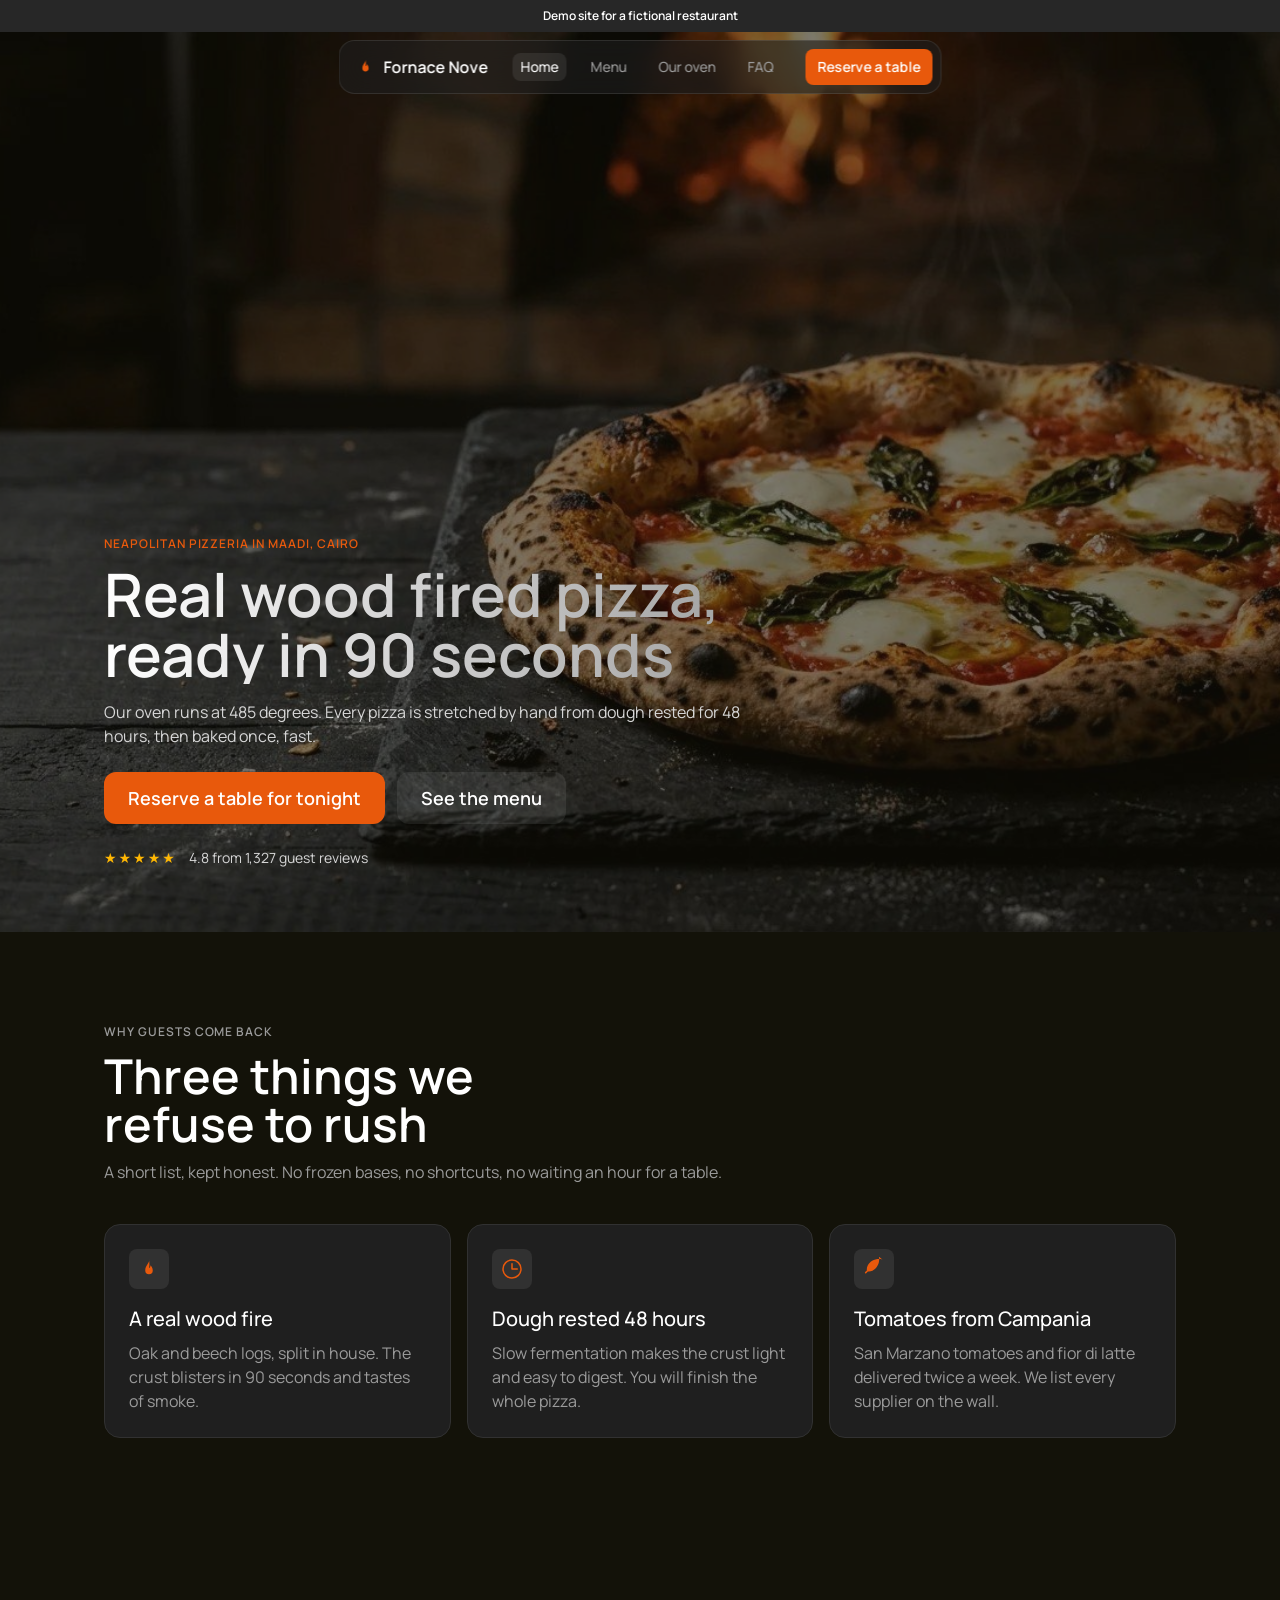
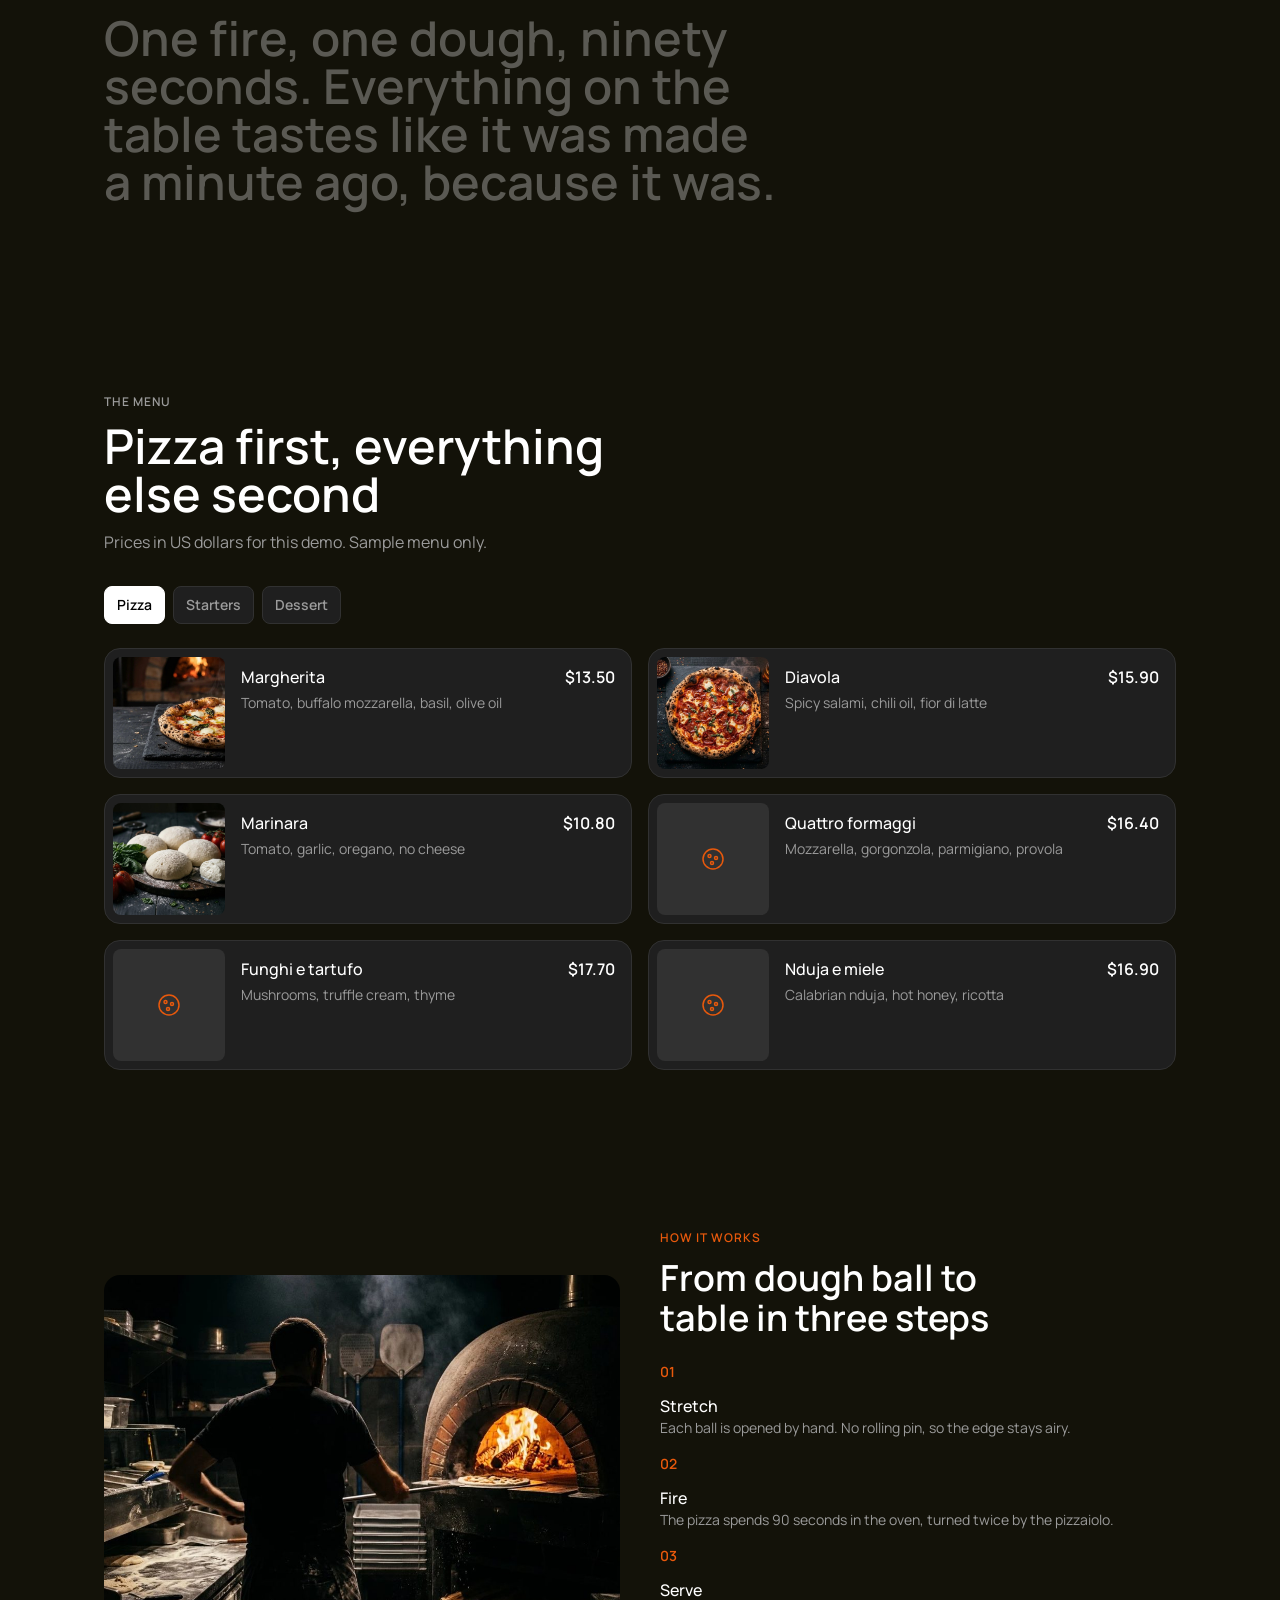
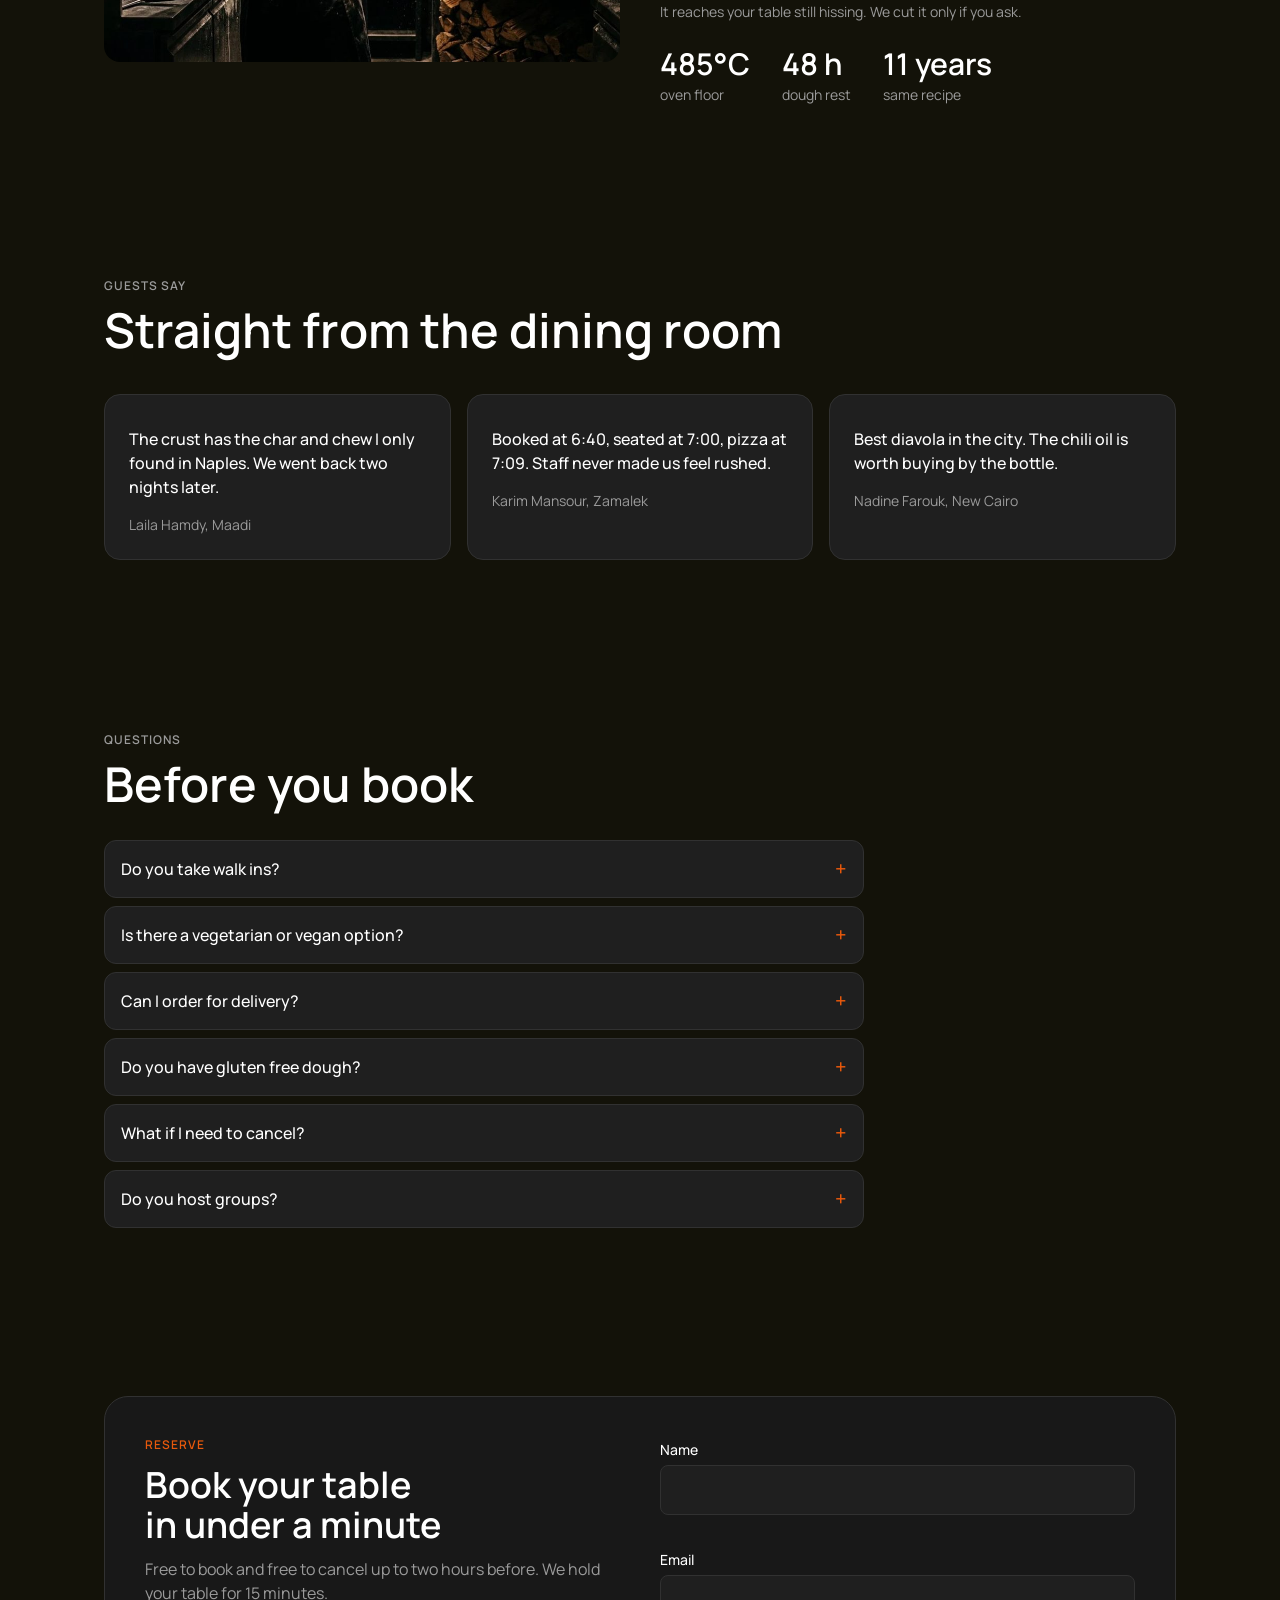
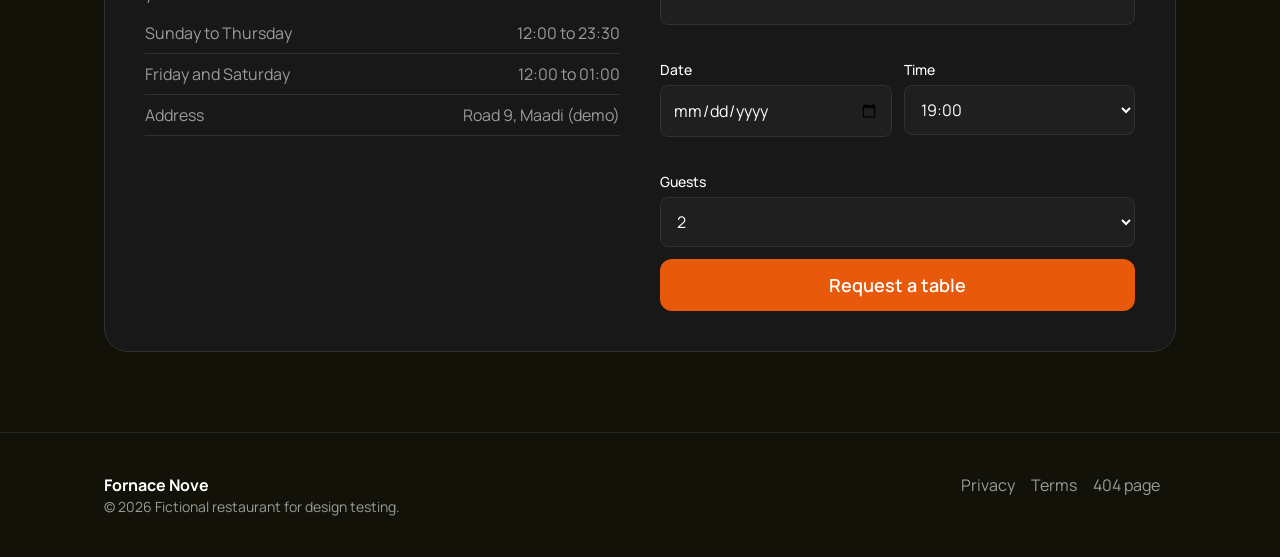
<file: index.html>
<!doctype html><html lang="en"><head><meta charset="utf-8"><meta name="viewport" content="width=device-width,initial-scale=1">
<title>Fornace Nove | Wood fired pizza in 90 seconds</title>
<meta name="description" content="Fornace Nove is a fictional Neapolitan pizzeria. Demo landing page for design testing. Reserve a table in under a minute.">
<meta name="robots" content="noindex,nofollow">
<meta property="og:title" content="Fornace Nove | Wood fired pizza"><meta property="og:description" content="Demo landing page for a fictional pizzeria."><meta property="og:image" content="10-img-og.jpg"><meta property="og:type" content="website">
<link rel="icon" href="data:image/svg+xml,%3Csvg xmlns='http://www.w3.org/2000/svg' viewBox='0 0 64 64'%3E%3Crect width='64' height='64' rx='14' fill='%23131209'/%3E%3Cpath d='M32 10c3 9-9 14-9 26a9 9 0 0 0 18 0c0-6-3-9-5-12 0 4-2 6-4 6 2-6 1-13 0-20z' fill='%23E8590C'/%3E%3C/svg%3E">
<link rel="preconnect" href="https://fonts.googleapis.com"><link rel="preconnect" href="https://fonts.gstatic.com" crossorigin>
<link href="https://fonts.googleapis.com/css2?family=Manrope:wght@400;500;600&display=swap" rel="stylesheet">
<link rel="stylesheet" href="4-style.css">
<script type="application/ld+json">{"@context":"https://schema.org","@type":"FAQPage","mainEntity":[{"@type":"Question","name":"Do you take walk ins?","acceptedAnswer":{"@type":"Answer","text":"Yes. About half of our tables are kept for walk ins every evening."}}]}</script>
</head><body>
<a class="skip" href="#main">Skip to content</a>
<div class="demo">Demo site for a fictional restaurant</div>
<nav class="nav" aria-label="Main"><a class="brand" href="#top"><svg viewBox="0 0 64 64" fill="currentColor"><path d="M32 6c3 10-10 16-10 30a10 10 0 0 0 20 0c0-7-3-10-6-14 0 4-2 7-4 7 2-7 1-15 0-23z"/></svg>Fornace Nove</a>
<div class="links"><a href="#top" aria-current="page">Home</a><a href="#menu">Menu</a><a href="#story">Our oven</a><a href="#faq">FAQ</a></div>
<a class="btn sm" href="#book">Reserve a table</a>
<button class="menu-btn" aria-label="Open menu" aria-expanded="false"><span></span><span></span><span></span></button></nav>
<div class="panel" aria-label="Menu"><a style="--i:0" href="#top">Home</a><a style="--i:1" href="#menu">Menu</a><a style="--i:2" href="#story">Our oven</a><a style="--i:3" href="#faq">FAQ</a><a style="--i:4" href="#book">Reserve a table</a></div>
<main id="main">
<header class="hero" id="top"><img class="bg" src="6-img-hero.jpg" alt="A margherita pizza with a charred crust on a slate board in front of a brick oven" fetchpriority="high">
<div class="wrap"><p class="caption-3 eyebrow">Neapolitan pizzeria in Maadi, Cairo</p>
<h1 class="heading-1 grad">Real wood fired pizza,<br>ready in 90 seconds</h1>
<p class="body-3 sub">Our oven runs at 485 degrees. Every pizza is stretched by hand from dough rested for 48 hours, then baked once, fast.</p>
<div class="cta-row"><a class="btn lg" href="#book">Reserve a table for tonight</a><a class="btn lg ghost" href="#menu">See the menu</a></div>
<p class="proof"><span class="stars" aria-hidden="true">★★★★★</span><span>4.8 from 1,327 guest reviews</span></p></div></header>

<section id="why"><div class="wrap"><div class="sec-head rv"><p class="caption-3 eyebrow">Why guests come back</p><h2 class="heading-2">Three things we refuse to rush</h2><p class="body-3">A short list, kept honest. No frozen bases, no shortcuts, no waiting an hour for a table.</p></div>
<div class="grid">
<div class="card rv"><div class="ic"><svg viewBox="0 0 64 64" fill="currentColor"><path d="M32 6c3 10-10 16-10 30a10 10 0 0 0 20 0c0-7-3-10-6-14 0 4-2 7-4 7 2-7 1-15 0-23z"/></svg></div><h3 class="title-1">A real wood fire</h3><p class="body-3">Oak and beech logs, split in house. The crust blisters in 90 seconds and tastes of smoke.</p></div>
<div class="card rv"><div class="ic"><svg viewBox="0 0 256 256" fill="currentColor"><path d="M128 24a104 104 0 1 0 104 104A104.100 104.100 0 0 0 128 24Zm0 192a88 88 0 1 1 88-88 88.100 88.100 0 0 1-88 88Zm64-88a8 8 0 0 1-8 8h-56a8 8 0 0 1-8-8V72a8 8 0 0 1 16 0v48h48a8 8 0 0 1 8 8Z"/></svg></div><h3 class="title-1">Dough rested 48 hours</h3><p class="body-3">Slow fermentation makes the crust light and easy to digest. You will finish the whole pizza.</p></div>
<div class="card rv"><div class="ic"><svg viewBox="0 0 256 256" fill="currentColor"><path d="M223.700 32.500a8 8 0 0 0-6.200-6.200C148 12 85.300 40.500 59.800 94.200c-8 16.800-9.800 33.700-8 48.500L33.400 161.200a8 8 0 0 0 11.300 11.300l18.500-18.500c14.800 1.800 31.700 0 48.500-8 53.700-25.500 82.200-88.200 68-150.500Z"/></svg></div><h3 class="title-1">Tomatoes from Campania</h3><p class="body-3">San Marzano tomatoes and fior di latte delivered twice a week. We list every supplier on the wall.</p></div></div></div></section>

<section class="tagline" aria-label="Our promise"><div class="wrap"><p>One fire, one dough, ninety seconds. Everything on the table tastes like it was made a minute ago, because it was.</p></div></section>

<section id="menu"><div class="wrap"><div class="sec-head rv"><p class="caption-3 eyebrow">The menu</p><h2 class="heading-2">Pizza first, everything else second</h2><p class="body-3">Prices in US dollars for this demo. Sample menu only.</p></div>
<div class="tabs" role="tablist" aria-label="Menu categories"><button class="tab" role="tab" data-k="pizza">Pizza</button><button class="tab" role="tab" data-k="sides">Starters</button><button class="tab" role="tab" data-k="dessert">Dessert</button></div>
<div class="menu" id="menuList"></div></div></section>

<section id="story"><div class="wrap split"><img class="rv" src="8-img-oven.jpg" alt="A pizzaiolo sliding a pizza into a glowing wood fired oven" loading="lazy">
<div class="rv"><p class="caption-3 eyebrow">How it works</p><h2 class="heading-3">From dough ball to table in three steps</h2>
<div class="steps" style="margin-top:24px;display:grid;gap:16px">
<div class="step"><p class="n">01</p><h3 class="title-3">Stretch</h3><p class="body-6 mut">Each ball is opened by hand. No rolling pin, so the edge stays airy.</p></div>
<div class="step"><p class="n">02</p><h3 class="title-3">Fire</h3><p class="body-6 mut">The pizza spends 90 seconds in the oven, turned twice by the pizzaiolo.</p></div>
<div class="step"><p class="n">03</p><h3 class="title-3">Serve</h3><p class="body-6 mut">It reaches your table still hissing. We cut it only if you ask.</p></div></div>
<div class="stats"><div><b>485°C</b><span class="body-6 mut">oven floor</span></div><div><b>48 h</b><span class="body-6 mut">dough rest</span></div><div><b>11 years</b><span class="body-6 mut">same recipe</span></div></div></div></div></section>

<section><div class="wrap"><div class="sec-head rv"><p class="caption-3 eyebrow">Guests say</p><h2 class="heading-2">Straight from the dining room</h2></div>
<div class="grid">
<div class="card quote rv"><p class="body-2">The crust has the char and chew I only found in Naples. We went back two nights later.</p><p class="who">Laila Hamdy, Maadi</p></div>
<div class="card quote rv"><p class="body-2">Booked at 6:40, seated at 7:00, pizza at 7:09. Staff never made us feel rushed.</p><p class="who">Karim Mansour, Zamalek</p></div>
<div class="card quote rv"><p class="body-2">Best diavola in the city. The chili oil is worth buying by the bottle.</p><p class="who">Nadine Farouk, New Cairo</p></div></div></div></section>

<section id="faq"><div class="wrap"><div class="sec-head rv"><p class="caption-3 eyebrow">Questions</p><h2 class="heading-2">Before you book</h2></div>
<div class="faq rv">
<details><summary>Do you take walk ins?</summary><p>Yes. About half of our tables are kept for walk ins every evening. Booking guarantees your time.</p></details>
<details><summary>Is there a vegetarian or vegan option?</summary><p>Five pizzas are vegetarian. The marinara is vegan as served.</p></details>
<details><summary>Can I order for delivery?</summary><p>This demo has no delivery. A real version would link to the delivery partner here.</p></details>
<details><summary>Do you have gluten free dough?</summary><p>Not yet. Our oven shares surfaces with wheat flour, so we cannot promise a safe meal for coeliac guests.</p></details>
<details><summary>What if I need to cancel?</summary><p>Cancel up to two hours before your time at no cost. There is no deposit.</p></details>
<details><summary>Do you host groups?</summary><p>Yes, up to 14 guests. Use the form and add a note, and we reply within the day.</p></details></div></div></section>

<section id="book"><div class="wrap"><div class="book rv"><div><p class="caption-3 eyebrow">Reserve</p><h2 class="heading-3">Book your table in under a minute</h2><p class="body-3 mut" style="margin-top:12px">Free to book and free to cancel up to two hours before. We hold your table for 15 minutes.</p>
<div class="hours"><div><span>Sunday to Thursday</span><span>12:00 to 23:30</span></div><div><span>Friday and Saturday</span><span>12:00 to 01:00</span></div><div><span>Address</span><span>Road 9, Maadi (demo)</span></div></div></div>
<div><form id="bf" novalidate><div><label for="nm">Name</label><input id="nm" autocomplete="name"><div class="err" id="e_nm"></div></div>
<div><label for="em">Email</label><input id="em" type="email" autocomplete="email"><div class="err" id="e_em"></div></div>
<div class="two"><div><label for="dt">Date</label><input id="dt" type="date"><div class="err" id="e_dt"></div></div><div><label for="tm">Time</label><select id="tm"><option>19:00</option><option>19:30</option><option>20:00</option><option>20:30</option><option>21:00</option></select></div></div>
<div><label for="pp">Guests</label><select id="pp"><option>1</option><option selected>2</option><option>3</option><option>4</option><option>5</option><option>6</option></select></div>
<button class="btn lg" type="submit">Request a table</button></form><div class="ok" role="status"></div></div></div></div></section>
</main>
<footer><div class="wrap"><div><b style="color:#fff">Fornace Nove</b><p class="body-6">© <span data-year></span> Fictional restaurant for design testing.</p></div><div><a href="3-privacy.html">Privacy</a><a href="3-privacy.html">Terms</a><a href="2-404.html">404 page</a></div></div></footer>
<script src="5-app.js"></script></body></html>
</file>
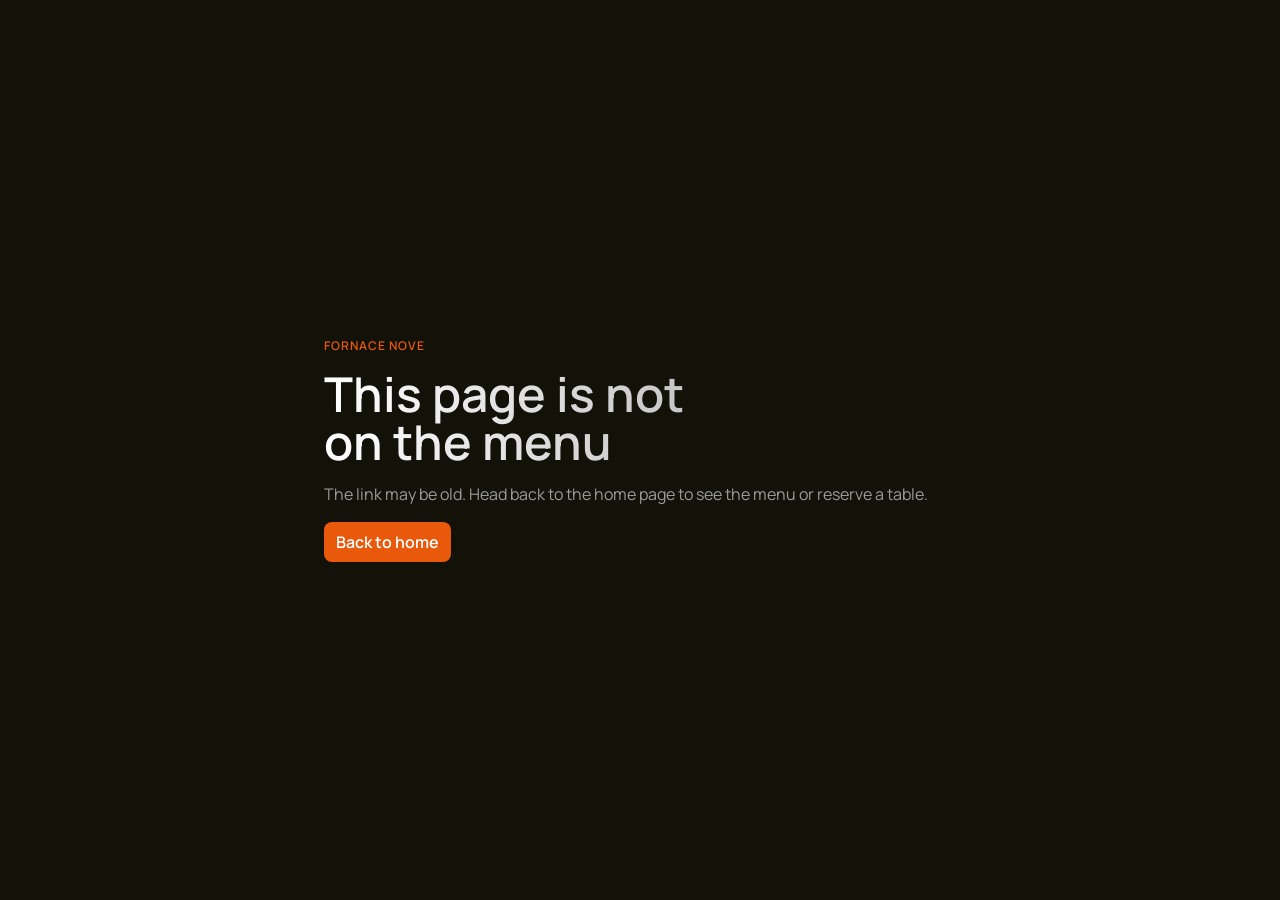
<file: 2-404.html>
<!doctype html><html lang="en"><head><meta charset="utf-8"><meta name="viewport" content="width=device-width,initial-scale=1"><meta name="robots" content="noindex"><title>Page not found | Fornace Nove</title><link rel="stylesheet" href="4-style.css"><link href="https://fonts.googleapis.com/css2?family=Manrope:wght@400;500;600&display=swap" rel="stylesheet"></head><body><main class="wrap" style="min-height:100vh;display:flex;flex-direction:column;justify-content:center;gap:16px;max-width:680px"><p class="caption-3" style="color:var(--acc)">Fornace Nove</p><h1 class="heading-2 grad">This page is not on the menu</h1><p class="body-3 mut">The link may be old. Head back to the home page to see the menu or reserve a table.</p><p><a class="btn" href="index.html">Back to home</a></p></main></body></html>
</file>
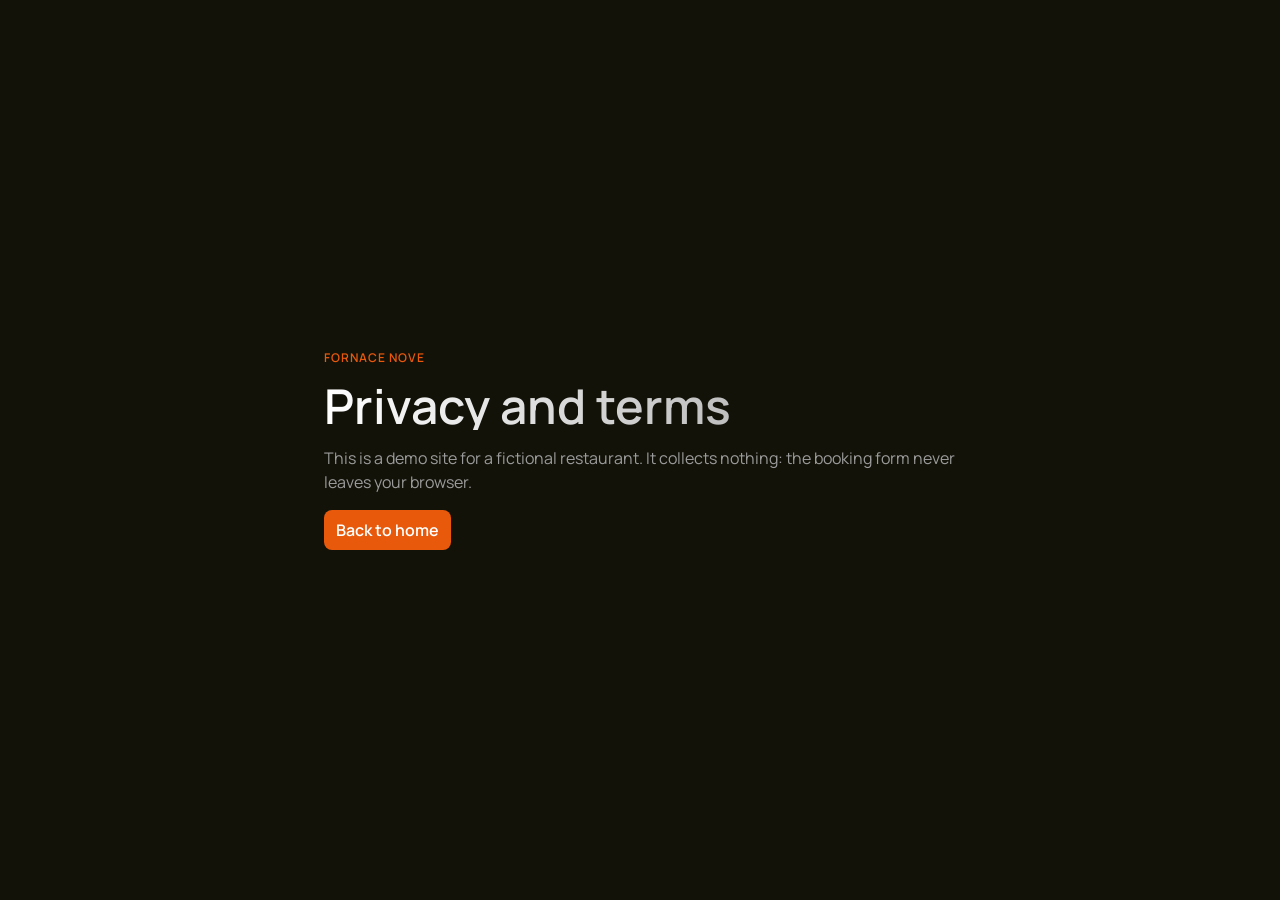
<file: 3-privacy.html>
<!doctype html><html lang="en"><head><meta charset="utf-8"><meta name="viewport" content="width=device-width,initial-scale=1"><meta name="robots" content="noindex"><title>Privacy and terms | Fornace Nove</title><link rel="stylesheet" href="4-style.css"><link href="https://fonts.googleapis.com/css2?family=Manrope:wght@400;500;600&display=swap" rel="stylesheet"></head><body><main class="wrap" style="min-height:100vh;display:flex;flex-direction:column;justify-content:center;gap:16px;max-width:680px"><p class="caption-3" style="color:var(--acc)">Fornace Nove</p><h1 class="heading-2 grad">Privacy and terms</h1><p class="body-3 mut">This is a demo site for a fictional restaurant. It collects nothing: the booking form never leaves your browser.</p><p><a class="btn" href="index.html">Back to home</a></p></main></body></html>
</file>
<file: 4-style.css>
:root{--s1:4px;--s2:8px;--s3:12px;--s4:16px;--s5:24px;--s6:32px;--s7:40px;--s8:48px;--s9:64px;--s10:80px;--s11:96px;
--bg:#131209;--c1:#181818;--c2:#1F1F1F;--c3:#272727;--c4:#313131;--fg:#fff;--mut:#9B9B9B;--acc:#E8590C;--ease:cubic-bezier(0.22,1,0.36,1)}
*{box-sizing:border-box;margin:0;padding:0}
html{scroll-behavior:smooth}
body{background:var(--bg);color:var(--fg);font-family:Manrope,system-ui,sans-serif;font-size:16px;line-height:24px;font-weight:400;overflow-x:hidden}
img{display:block;max-width:100%}
a{color:inherit;text-decoration:none}
h1,h2,h3,h4,p{text-wrap:pretty}
h1,h2,h3{text-wrap:balance}
.heading-1{font-size:60px;line-height:60px;font-weight:600}
.heading-2{font-size:48px;line-height:48px;font-weight:600}
.heading-3{font-size:36px;line-height:40px;font-weight:600}
.heading-5{font-size:24px;line-height:32px;font-weight:600}
.title-1{font-size:20px;line-height:28px;font-weight:500}
.title-3{font-size:16px;line-height:24px;font-weight:500}
.body-2{font-size:16px;line-height:24px;font-weight:500}
.body-3{font-size:16px;line-height:24px;font-weight:400}
.body-6{font-size:14px;line-height:20px;font-weight:400}
.caption-3{font-size:12px;line-height:16px;font-weight:600;letter-spacing:.08em;text-transform:uppercase}
.mut{color:var(--mut)}
.grad{background:linear-gradient(90deg,#fff,#9B9B9B);-webkit-background-clip:text;background-clip:text;color:transparent}
.wrap{max-width:1120px;margin:0 auto;padding:0 var(--s5)}
section{padding:var(--s10) 0}
.skip{position:absolute;left:var(--s4);top:-80px;background:#fff;color:#000;padding:var(--s2) var(--s3);border-radius:8px;z-index:100;font-weight:600}
.skip:focus{top:var(--s4)}
:focus-visible{outline:2px solid var(--acc);outline-offset:2px}
/* nav */
.nav{position:fixed;top:var(--s7);left:50%;transform:translateX(-50%);z-index:50;display:flex;align-items:center;gap:var(--s5);padding:var(--s2) var(--s2) var(--s2) var(--s4);background:rgba(31,31,31,.6);backdrop-filter:blur(16px);-webkit-backdrop-filter:blur(16px);border:1px solid rgba(255,255,255,.1);border-radius:16px;width:max-content;max-width:calc(100% - 32px)}
.brand{font-weight:600;font-size:16px;display:flex;align-items:center;gap:var(--s2)}
.brand svg{width:20px;height:20px;color:var(--acc)}
.links{display:flex;gap:var(--s4)}
.links a{font-size:14px;line-height:20px;font-weight:500;color:var(--mut);padding:var(--s1) var(--s2);border-radius:8px;transition:color .3s var(--ease),background-color .3s var(--ease)}
.links a:hover,.links a[aria-current=page]{color:#fff;background:rgba(255,255,255,.08)}
.btn{display:inline-flex;align-items:center;justify-content:center;gap:var(--s2);background:var(--acc);color:#fff;border:0;border-radius:8px;padding:8px 12px;font:600 16px/24px Manrope,sans-serif;cursor:pointer;transition:transform .3s var(--ease),background-color .3s var(--ease)}
.btn:hover{background:#ff6b1f;transform:translateY(-1px)}
.btn:active{transform:scale(.98)}
.btn.sm{font-size:14px;line-height:20px}
.btn.lg{padding:12px 24px;font-size:18px;line-height:28px;border-radius:12px}
.btn.ghost{background:rgba(255,255,255,.08)}
.btn.ghost:hover{background:rgba(255,255,255,.14)}
.menu-btn{display:none;width:40px;height:40px;border:0;border-radius:8px;background:rgba(255,255,255,.08);cursor:pointer;position:relative}
.menu-btn span{position:absolute;left:12px;right:12px;height:2px;background:#fff;border-radius:2px;transition:transform .5s var(--ease),opacity .3s var(--ease)}
.menu-btn span:nth-child(1){top:14px}.menu-btn span:nth-child(2){top:19px}.menu-btn span:nth-child(3){top:24px}
.menu-btn[aria-expanded=true] span:nth-child(1){transform:translateY(5px) rotate(45deg)}
.menu-btn[aria-expanded=true] span:nth-child(2){opacity:0}
.menu-btn[aria-expanded=true] span:nth-child(3){transform:translateY(-5px) rotate(-45deg)}
.panel{position:fixed;inset:0;z-index:40;background:rgba(19,18,9,.96);backdrop-filter:blur(32px);-webkit-backdrop-filter:blur(32px);display:flex;flex-direction:column;justify-content:center;gap:var(--s4);padding:var(--s9) var(--s5);opacity:0;visibility:hidden;transition:opacity .5s var(--ease),visibility .5s}
.panel.open{opacity:1;visibility:visible}
.panel a{font-size:36px;line-height:40px;font-weight:600;opacity:0;transform:translateY(24px);transition:opacity .5s var(--ease),transform .5s var(--ease)}
.panel.open a{opacity:1;transform:none;transition-delay:calc(var(--i)*60ms)}
/* hero */
.hero{position:relative;min-height:100svh;display:flex;align-items:flex-end;padding:var(--s11) 0 var(--s9);overflow:hidden}
.hero img.bg{position:absolute;inset:0;width:100%;height:100%;object-fit:cover;object-position:70% center}
.hero:after{content:"";position:absolute;inset:0;background:rgba(19,18,9,.55)}
.hero .wrap{position:relative;z-index:2;width:100%}
.hero h1,.hero .sub{max-width:680px}
.hero .sub{margin-top:var(--s4);color:#d6d6d6}
.cta-row{display:flex;gap:var(--s3);margin-top:var(--s5);flex-wrap:wrap;align-items:center}
.proof{margin-top:var(--s5);display:flex;gap:var(--s3);align-items:center;color:#d6d6d6;font-size:14px;line-height:20px}
.stars{color:#FFB703;letter-spacing:2px}
/* cards */
.grid{display:grid;gap:var(--s4);grid-template-columns:repeat(3,1fr);margin-top:var(--s7)}
.card{background:var(--c2);border:1px solid var(--c4);border-radius:16px;padding:var(--s5);transition:transform .5s var(--ease),background-color .3s var(--ease)}
.card:hover{transform:translateY(-4px);background:var(--c3)}
.card .ic{width:40px;height:40px;border-radius:8px;background:var(--c4);display:grid;place-items:center;color:var(--acc);margin-bottom:var(--s4)}
.card .ic svg{width:24px;height:24px}
.card p{margin-top:var(--s2);color:var(--mut)}
.eyebrow{color:var(--acc);margin-bottom:var(--s3)}
.sec-head{max-width:680px}
.sec-head p{margin-top:var(--s3);color:var(--mut)}
/* menu */
.tabs{display:flex;gap:var(--s2);margin-top:var(--s6);flex-wrap:wrap}
.tab{background:var(--c2);border:1px solid var(--c4);color:var(--mut);border-radius:8px;padding:8px 12px;font:600 14px/20px Manrope,sans-serif;cursor:pointer;transition:color .3s var(--ease),background-color .3s var(--ease)}
.tab[aria-selected=true]{background:#fff;color:#000;border-color:#fff}
.menu{display:grid;grid-template-columns:1fr 1fr;gap:var(--s4);margin-top:var(--s5)}
.item{display:flex;gap:var(--s4);background:var(--c2);border:1px solid var(--c4);border-radius:16px;padding:var(--s2);align-items:stretch}
.item img{width:112px;height:112px;object-fit:cover;border-radius:8px;flex:none}
.item .t{padding:var(--s2) var(--s2) var(--s2) 0;flex:1}
.item .row{display:flex;justify-content:space-between;gap:var(--s3)}
.item .price{font-weight:600}
.item p{color:var(--mut);margin-top:var(--s1)}
.noimg{width:112px;height:112px;border-radius:8px;background:var(--c4);display:grid;place-items:center;color:var(--acc);flex:none}
.noimg svg{width:32px;height:32px}
/* tagline */
.tagline{padding:var(--s11) 0}
.tagline p{max-width:680px;font-size:48px;line-height:48px;font-weight:600}
.w{color:rgba(255,255,255,.3);transition:color .6s var(--ease)}
.w.on{color:#fff}
/* steps */
.steps{counter-reset:s}
.step .n{font-size:14px;line-height:20px;font-weight:600;color:var(--acc);margin-bottom:var(--s3)}
/* story */
.split{display:grid;grid-template-columns:1fr 1fr;gap:var(--s7);align-items:center}
.split img{border-radius:16px;width:100%;aspect-ratio:4/3;object-fit:cover}
.stats{display:flex;gap:var(--s6);margin-top:var(--s5);flex-wrap:wrap}
.stats b{display:block;font-size:30px;line-height:36px;font-weight:600}
/* proof */
.quote p{color:#fff}
.quote .who{margin-top:var(--s4);color:var(--mut);font-size:14px;line-height:20px}
/* faq */
.faq{max-width:760px;margin-top:var(--s6)}
.faq details{background:var(--c2);border:1px solid var(--c4);border-radius:12px;margin-bottom:var(--s2);transition:background-color .3s var(--ease)}
.faq summary{cursor:pointer;list-style:none;padding:var(--s4);font-weight:500;display:flex;justify-content:space-between;gap:var(--s4)}
.faq summary::-webkit-details-marker{display:none}
.faq summary:after{content:"+";color:var(--acc);font-size:20px;line-height:24px;transition:transform .5s var(--ease)}
.faq details[open] summary:after{transform:rotate(45deg)}
.faq details p{padding:0 var(--s4) var(--s4);color:var(--mut)}
/* form */
.book{background:var(--c1);border:1px solid var(--c4);border-radius:24px;padding:var(--s7);display:grid;grid-template-columns:1fr 1fr;gap:var(--s7)}
form{display:grid;gap:var(--s3)}
label{font-size:14px;line-height:20px;font-weight:500}
input,select{width:100%;background:var(--c2);border:1px solid var(--c4);border-radius:8px;padding:12px;color:#fff;font:400 16px/24px Manrope,sans-serif;margin-top:var(--s1)}
input:focus,select:focus{outline:2px solid var(--acc);outline-offset:1px}
.err{color:#ff8a65;font-size:14px;line-height:20px;min-height:20px}
.ok{background:var(--c2);border:1px solid var(--c4);border-radius:12px;padding:var(--s4);display:none}
.two{display:grid;grid-template-columns:1fr 1fr;gap:var(--s3)}
.hours{display:grid;gap:var(--s2);margin-top:var(--s4)}
.hours div{display:flex;justify-content:space-between;color:var(--mut);border-bottom:1px solid var(--c4);padding-bottom:var(--s2)}
footer{border-top:1px solid var(--c3);padding:var(--s7) 0;color:var(--mut)}
footer .wrap{display:flex;justify-content:space-between;gap:var(--s5);flex-wrap:wrap}
footer a{margin-right:var(--s4)}footer a:hover{color:#fff}
.demo{background:var(--c3);color:#fff;text-align:center;padding:var(--s2) var(--s4);font-size:12px;line-height:16px;font-weight:600}
/* reveal */
.rv{opacity:0;transform:translateY(32px);transition:opacity .7s var(--ease),transform .7s var(--ease)}
.rv.in{opacity:1;transform:none}
@media(max-width:860px){
.links,.nav>.btn{display:none}.menu-btn{display:block}.nav{justify-content:space-between;width:calc(100% - 32px);gap:var(--s3)}
.heading-1{font-size:36px;line-height:40px}.heading-2{font-size:30px;line-height:36px}.heading-3{font-size:24px;line-height:32px}
.tagline p{font-size:30px;line-height:36px}
.grid,.menu,.split,.book{grid-template-columns:1fr}.book{padding:var(--s5)}section{padding:var(--s9) 0}.tagline{padding:var(--s9) 0}
.hero{padding-bottom:var(--s7)}.nav{top:var(--s6)}.hero img.bg{object-position:72% center}
.btn.lg{width:100%}.cta-row .btn{flex:1 1 100%}
}
@media(prefers-reduced-motion:reduce){*{transition-duration:.01ms!important;scroll-behavior:auto!important}.rv{opacity:1;transform:none}.panel a{transform:none}.w{color:#fff}}
</file>
